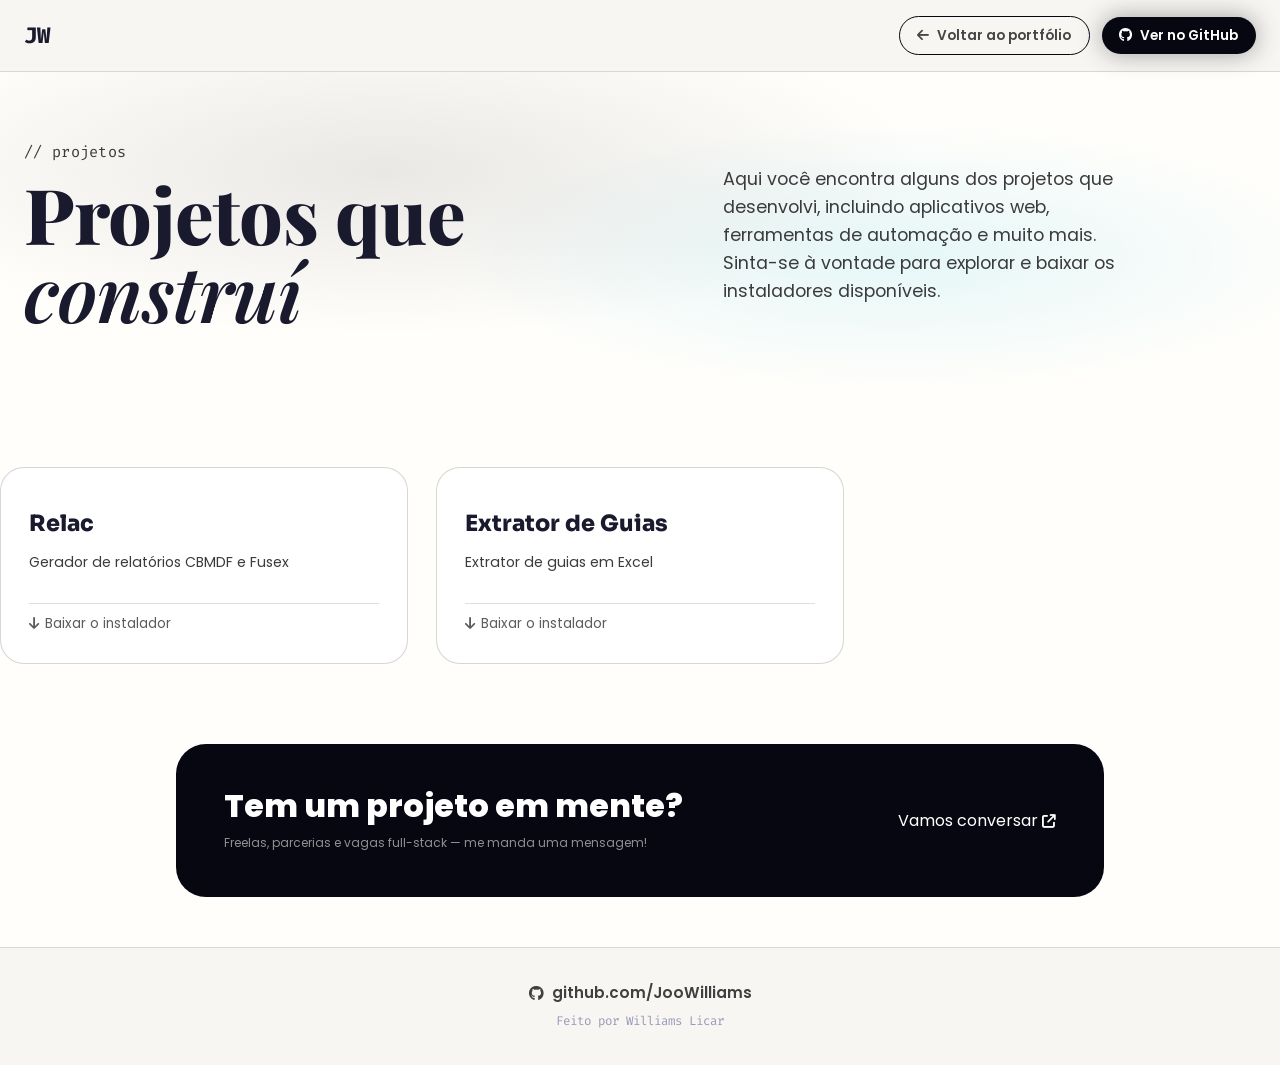
<file: downloads.html>
<!doctype html>
<html lang="pt-BR">
  <head>
    <meta charset="UTF-8" />
    <meta name="viewport" content="width=device-width, initial-scale=1.0" />
    <title>Projetos | José Williams</title>
    <link rel="stylesheet" href="css/style.css" />
    <link rel="stylesheet" href="css/projects.css" />
    <link rel="preconnect" href="https://fonts.googleapis.com" />
    <link
      href="https://fonts.googleapis.com/css2?family=Inter:wght@300;400;500;600;700;800&family=Fira+Code:wght@400;500&display=swap"
      rel="stylesheet" />
    <link
      rel="stylesheet"
      href="https://cdnjs.cloudflare.com/ajax/libs/font-awesome/6.5.0/css/all.min.css" />
    <link rel="preconnect" href="https://fonts.googleapis.com" />
    <link rel="preconnect" href="https://fonts.gstatic.com" crossorigin />
    <link
      href="https://fonts.googleapis.com/css2?family=Poppins:ital,wght@0,100;0,200;0,300;0,400;0,500;0,600;0,700;0,800;0,900;1,100;1,200;1,300;1,400;1,500;1,600;1,700;1,800;1,900&display=swap"
      rel="stylesheet" />
      <link rel="preconnect" href="https://fonts.googleapis.com">
<link rel="preconnect" href="https://fonts.gstatic.com" crossorigin>
<link href="https://fonts.googleapis.com/css2?family=Sora:wght@100..800&display=swap" rel="stylesheet">
<link href="https://fonts.googleapis.com/css2?family=Playfair+Display:ital,wght@0,600;0,700;0,800;0,900;1,500;1,600;1,700&display=swap" rel="stylesheet">
  </head>
  <body class="projects-page">
    <!-- ===== HEADER ===== -->
    <header class="header">
      <nav class="nav container">
        <a href="index.html" class="nav__logo"></span>JW</span>
        </a>
        <div class="proj-nav-right">
          <a href="index.html" class="btn btn--outline btn--sm">
            <i class="fas fa-arrow-left"></i> Voltar ao portfólio
          </a>
          <a
            href="https://github.com/JooWilliams"
            target="_blank"
            class="btn btn--primary btn--sm">
            <i class="fab fa-github"></i> Ver no GitHub
          </a>
        </div>
      </nav>
    </header>

    <!-- ===== HERO PROJECTS ===== -->
    <section class="proj-hero">
      <div class="proj-hero__bg"></div>
      <div class="container proj-hero__content">
        <div class="proj-hero__head">
          <div class="proj-hero__head-left">
            <span class="proj-hero__tag">// projetos</span>
            <h1 class="proj-hero__title">Projetos que <span>construí</span></h1>
          </div>
          <p class="proj-hero__sub">
            Aqui você encontra alguns dos projetos que desenvolvi, incluindo aplicativos web, ferramentas de automação e muito mais. Sinta-se à vontade para explorar e baixar os instaladores disponíveis.
          </p>
        </div>
    </section>

    <!-- ===== CARDS GRID ===== -->
    <main class="proj-main container">
      <div class="cards-grid" id="cardsGrid">
    
        <!-- Card 1 - Relac Download -->
         <!-- PARA DEIXAR O PRIMEIRO CARD DESTADADO USAR O CLASS COMPLETO -->
        <!-- <article class="proj-card proj-card card--featured"> -->
        <article class="proj-card">
          <div class="proj-card__top">
          </div>
          <h2 class="proj-card__title">Relac</h2>
          <p class="proj-card__desc">
            Gerador de relatórios CBMDF e Fusex
          <div class="proj-card__tech">
            <!-- <span></span> -->
          </div>
          <div class="proj-card__footer">
            <a
              href="https://github.com/JooWilliams/JooWilliams.github.io/releases/download/v1.8/Relac.Installer.exe"
              target="_blank"
              class="proj-card__link">
              <i class="fas fa-arrow-down"></i>Baixar o instalador
            </a>
          </div>
        </article>

        <!-- Card 2 - Extrator guias -->
        <article class="proj-card">
          <div class="proj-card__top">
            <!-- PARA MOSTRAR O ANO NO TOPO DO CARD -->
            <!-- <div>
              <span class="year"id="year"></span>
            <!-- </div> -->
          </div>
          <h2 class="proj-card__title">Extrator de Guias</h2>
          <p class="proj-card__desc">
            Extrator de guias em Excel
          </p>
          <div class="proj-card__tech">
            <!-- <span></span> -->
          </div>
          <div class="proj-card__footer">
            <a
              href="https://github.com/JooWilliams/extrator-guias-convenios/releases/download/v1.5/Extrator-Installer.exe"
              target="_blank"
              class="proj-card__link">
              <i class="fas fa-arrow-down"></i>Baixar o instalador
            </a>
          </div>
        </article>
      </div>
      <!-- /cards-grid -->
      
    </main>

<section class="freeladwn">
  <div class="freela__textdwn">
    <h2 class="tit1dwn">Tem um projeto em mente?</h2>
    <p class="pragrafdwn">
      Freelas, parcerias e vagas full-stack — me manda uma mensagem!
    </p>
  </div>
  <a href="https://wa.link/ai2jrm" class="freela__btndwn">
    Vamos conversar
    <i class="fas fa-arrow-up-right-from-square"></i>
  </a>
</section>

    <!-- ===== FOOTER ===== -->
    <footer class="footer proj-footer dwn">
      <div class="container">
        <p>
          <a
            href="https://github.com/JooWilliams"
            target="_blank"
            class="footer-gh dwn">
            <i class="fab fa-github"></i> github.com/JooWilliams
          </a>
        </p>
        <p class="footer__stack">
          Feito por Williams Licar
        </p>
      </div>
    </footer>

    <script src="js/projects.js"></script>
  </body>
</html>
</file>
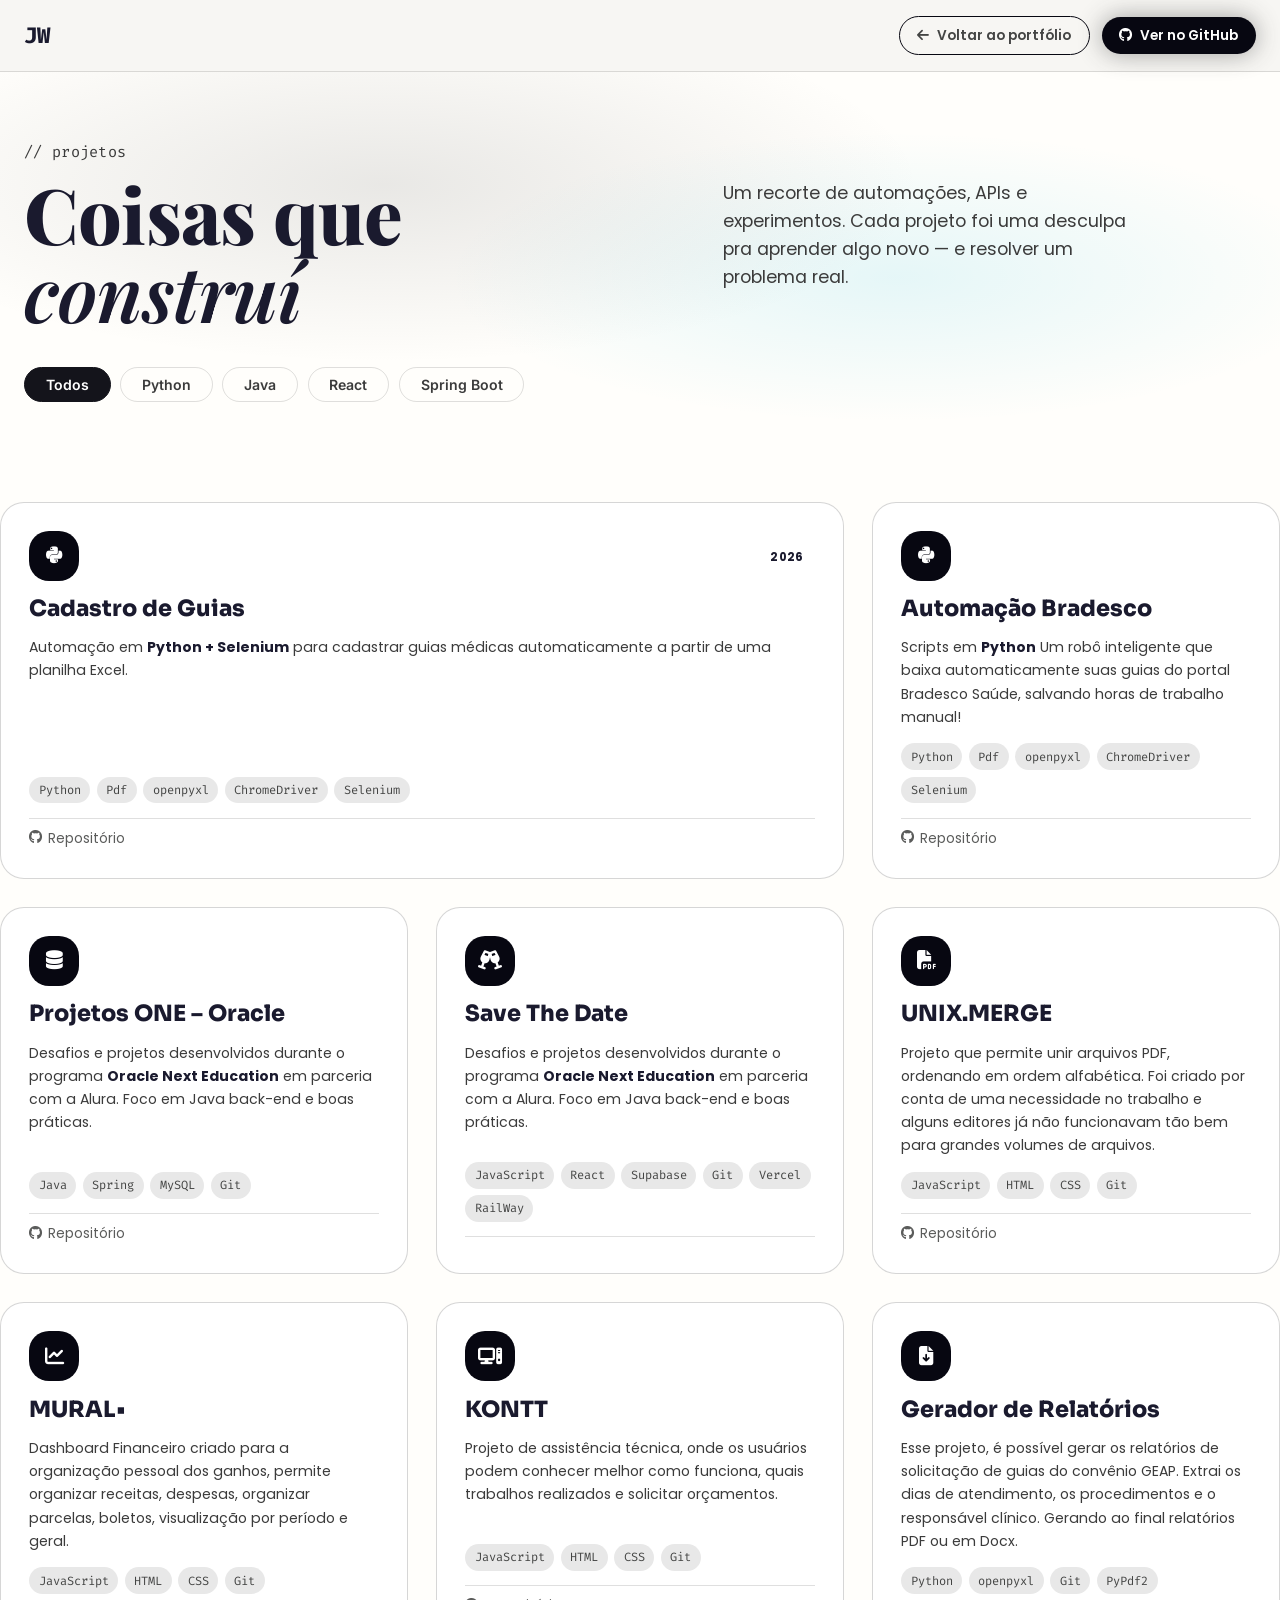
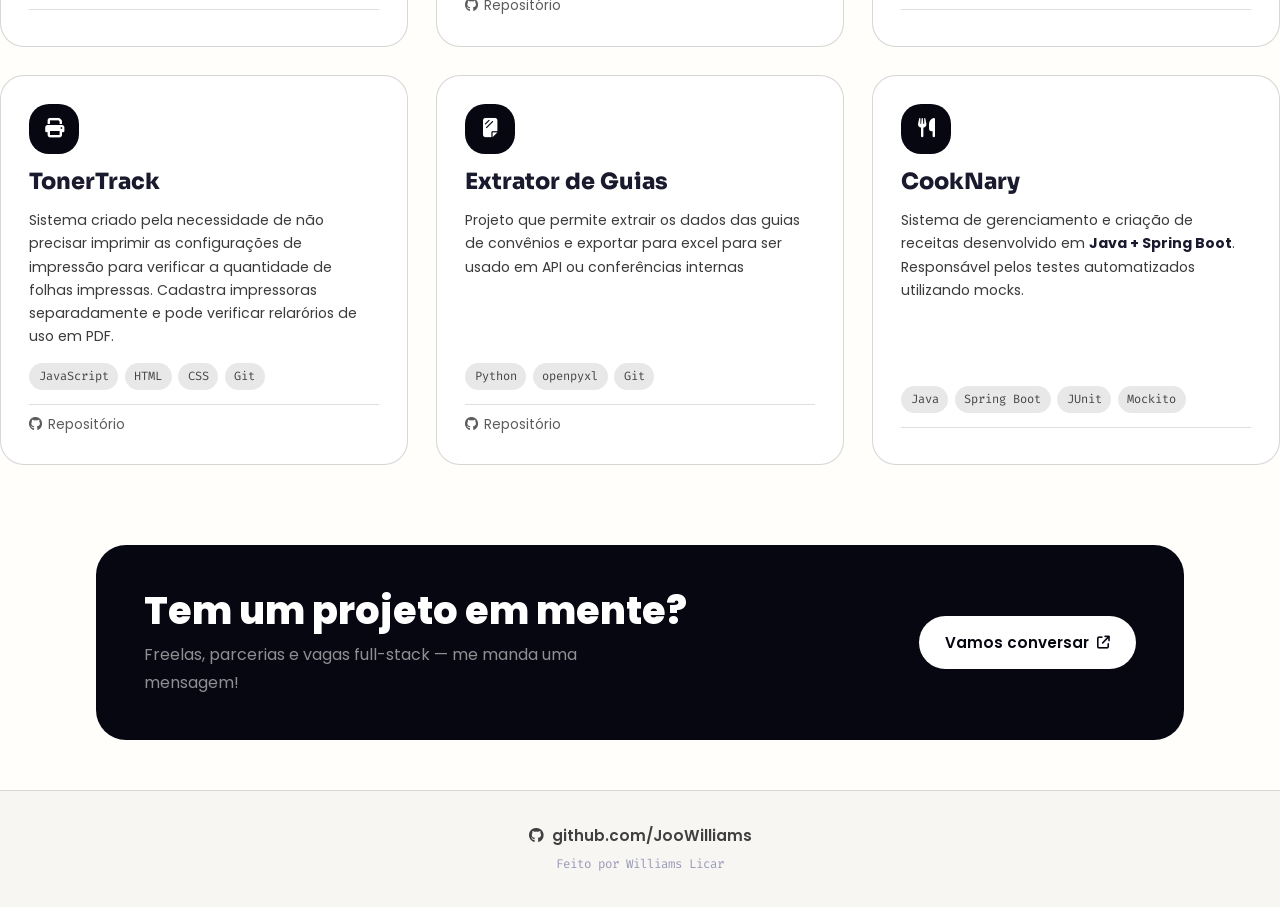
<file: projects.html>
<!doctype html>
<html lang="pt-BR">
  <head>
    <meta charset="UTF-8" />
    <meta name="viewport" content="width=device-width, initial-scale=1.0" />
    <title>Projetos | José Williams</title>
    <link rel="stylesheet" href="css/style.css" />
    <link rel="stylesheet" href="css/projects.css" />
    <link rel="preconnect" href="https://fonts.googleapis.com" />
    <link
      href="https://fonts.googleapis.com/css2?family=Inter:wght@300;400;500;600;700;800&family=Fira+Code:wght@400;500&display=swap"
      rel="stylesheet" />
    <link
      rel="stylesheet"
      href="https://cdnjs.cloudflare.com/ajax/libs/font-awesome/6.5.0/css/all.min.css" />
    <link rel="preconnect" href="https://fonts.googleapis.com" />
    <link rel="preconnect" href="https://fonts.gstatic.com" crossorigin />
    <link
      href="https://fonts.googleapis.com/css2?family=Poppins:ital,wght@0,100;0,200;0,300;0,400;0,500;0,600;0,700;0,800;0,900;1,100;1,200;1,300;1,400;1,500;1,600;1,700;1,800;1,900&display=swap"
      rel="stylesheet" />
      <link rel="preconnect" href="https://fonts.googleapis.com">
<link rel="preconnect" href="https://fonts.gstatic.com" crossorigin>
<link href="https://fonts.googleapis.com/css2?family=Sora:wght@100..800&display=swap" rel="stylesheet">
<link href="https://fonts.googleapis.com/css2?family=Playfair+Display:ital,wght@0,600;0,700;0,800;0,900;1,500;1,600;1,700&display=swap" rel="stylesheet">
  </head>
  <body class="projects-page">
    <!-- ===== HEADER ===== -->
    <header class="header">
      <nav class="nav container">
        <a href="index.html" class="nav__logo"></span>JW</span>
        </a>
        <div class="proj-nav-right">
          <a href="index.html" class="btn btn--outline btn--sm">
            <i class="fas fa-arrow-left"></i> Voltar ao portfólio
          </a>
          <a
            href="https://github.com/JooWilliams"
            target="_blank"
            class="btn btn--primary btn--sm">
            <i class="fab fa-github"></i> Ver no GitHub
          </a>
        </div>
      </nav>
    </header>

    <!-- ===== HERO PROJECTS ===== -->
    <section class="proj-hero">
      <div class="proj-hero__bg"></div>
      <div class="container proj-hero__content">
        <div class="proj-hero__head">
          <div class="proj-hero__head-left">
            <span class="proj-hero__tag">// projetos</span>
            <h1 class="proj-hero__title">Coisas que <span>construí</span></h1>
          </div>
          <p class="proj-hero__sub">
            Um recorte de automações, APIs e experimentos. Cada projeto foi
            uma desculpa pra aprender algo novo — e resolver um problema real.
          </p>
        </div>

        <!-- Filter pills -->
        <div class="proj-filters">
          <button class="filter-btn active" data-filter="all">Todos</button>
          <button class="filter-btn" data-filter="python">Python</button>
          <button class="filter-btn" data-filter="java">Java</button>
          <button class="filter-btn" data-filter="web">React</button>
          <button class="filter-btn" data-filter="java">Spring Boot</button>
        </div>
      </div>
    </section>

    <!-- ===== CARDS GRID ===== -->
    <main class="proj-main container">
      <div class="cards-grid" id="cardsGrid">
        <!-- Card 1: Kevigo -->
        <!-- <article class="proj-card card--featured" data-tags="web php">
          <div class="proj-card__top">
            <div
              class="proj-card__icon"">
              <i class="fas fa-users"></i>
            </div>
            <div>
              <span class="year"id="year"></span>
            </div>
          </div>
          <h2 class="proj-card__title">Kevigo</h2>
          <p class="proj-card__desc">
            Plataforma para dar visibilidade a profissionais de tecnologia.
            Espaço digital onde devs podem expor habilidades e conquistas.
            Desenvolvido em <strong>PHP</strong>.
          </p>
          <div class="proj-card__tech">
            <span>PHP</span><span>HTML</span><span>CSS</span><span>MySQL</span>
          </div>
          <div class="proj-card__footer">
            <a
              href="https://github.com/Joswill1"
              target="_blank"
              class="proj-card__link">
              <i class="fab fa-github"></i>Repositório
            </a>
          </div>
        </article> -->

        <!-- Card 3: Automações Python Cadastro de Guias -->
        <article class="proj-card proj-card card--featured" data-tags="python">
          <div class="proj-card__top">
            <div
              class="proj-card__icon">
              <i class="fab fa-python"></i>
            </div>
            <div>
              <span class="year"id="year"></span>
            </div>
          </div>
          <h2 class="proj-card__title">Cadastro de Guias</h2>
          <p class="proj-card__desc">
            Automação em <strong>Python + Selenium</strong> para cadastrar guias
            médicas automaticamente a partir de uma planilha Excel.
          </p>
          <div class="proj-card__tech">
            <span>Python</span><span>Pdf</span><span>openpyxl</span><span>ChromeDriver</span>
            <span>Selenium</span>
          </div>
          <div class="proj-card__footer">
            <a
              href="https://github.com/JooWilliams/Cadastro-de-Guias.git"
              target="_blank"
              class="proj-card__link">
              <i class="fab fa-github"></i>Repositório
            </a>
          </div>
        </article>

        <!-- Card 4: Automação Bradesco -->
        <article class="proj-card" data-tags="python">
          <div class="proj-card__top">
            <div
              class="proj-card__icon">
              <i class="fab fa-python"></i>
            </div>
            <div>
              <span class="year"id="year"></span>
            </div>
          </div>
          <h2 class="proj-card__title">Automação Bradesco</h2>
          <p class="proj-card__desc">
            Scripts em <strong>Python</strong> Um robô inteligente que baixa
            automaticamente suas guias do portal Bradesco Saúde, salvando horas
            de trabalho manual!
          </p>
          <div class="proj-card__tech">
            <span>Python</span><span>Pdf</span><span>openpyxl</span><span>ChromeDriver</span>
            <span>Selenium</span>
          </div>
          <div class="proj-card__footer">
            <a
              href="https://github.com/JooWilliams/Automacao-Guias-Bradesco.git"
              target="_blank"
              class="proj-card__link">
              <i class="fab fa-github"></i>Repositório
            </a>
          </div>
        </article>

        <!-- Card 7: Oracle -->
        <article class="proj-card" data-tags="java web">
          <div class="proj-card__top">
            <div
              class="proj-card__icon">
              <i class="fas fa-database"></i>
            </div>
            <div>
              <span class="year"id="year"></span>
            </div>
          </div>
          <h2 class="proj-card__title">Projetos ONE – Oracle</h2>
          <p class="proj-card__desc">
            Desafios e projetos desenvolvidos durante o programa
            <strong>Oracle Next Education</strong> em parceria com a Alura. Foco
            em Java back-end e boas práticas.
          </p>
          <div class="proj-card__tech">
            <span>Java</span><span>Spring</span><span>MySQL</span
            ><span>Git</span>
          </div>
          <div class="proj-card__footer">
            <a
              href="https://github.com/JooWilliams/challenge-Conta-bancaria-ALURA-ORACLE.git"
              target="_blank"
              class="proj-card__link">
              <i class="fab fa-github"></i>Repositório
            </a>
          </div>
        </article>

        <!-- Card 6: Save the date -->
        <article class="proj-card" data-tags="java script">
          <div class="proj-card__top">
            <div
              class="proj-card__icon">
              <i class="fa-solid fa-champagne-glasses"></i>
            </div>
            <div>
              <span class="year"id="year"></span>
            </div>
          </div>
          <h2 class="proj-card__title">Save The Date</h2>
          <p class="proj-card__desc">
            Desafios e projetos desenvolvidos durante o programa
            <strong>Oracle Next Education</strong> em parceria com a Alura. Foco
            em Java back-end e boas práticas.
          </p>
          <div class="proj-card__tech">
            <span>JavaScript</span><span>React</span><span>Supabase</span
            ><span>Git</span><span>Vercel</span><span>RailWay</span>
          </div>
          <div class="proj-card__footer">
          </div>
        </article>

        <!-- Card 8 - UNIX MERGE-->
        <article class="proj-card" data-tags="java script">
          <div class="proj-card__top">
            <div
              class="proj-card__icon">
              <i class="fa-solid fa-file-pdf"></i>
            </div>
            <div>
              <span class="year"id="year"></span>
            </div>
          </div>
          <h2 class="proj-card__title">UNIX.MERGE</h2>
          <p class="proj-card__desc">
            Projeto que permite unir arquivos PDF, ordenando em ordem alfabética.
            Foi criado por conta de uma necessidade no trabalho e alguns editores já não funcionavam tão bem para grandes volumes de arquivos.
          </p>
          <div class="proj-card__tech">
            <span>JavaScript</span><span>HTML</span><span>CSS</span
            ><span>Git</span>
          </div>
          <div class="proj-card__footer">
            <a
              href="https://github.com/JooWilliams/UNIX.MERGE.git"
              target="_blank"
              class="proj-card__link">
              <i class="fab fa-github"></i>Repositório
            </a>
          </div>
        </article>

        <!-- Card 9 - Dashboard Financeiro -->
        <article class="proj-card" data-tags="java script">
          <div class="proj-card__top">
            <div
              class="proj-card__icon">
              <i class="fa-solid fa-chart-line"></i>
            </div>
            <div>
              <span class="year"id="year"></span>
            </div>
          </div>
          <h2 class="proj-card__title">MURAL•</h2>
          <p class="proj-card__desc">
            Dashboard Financeiro criado para a organização pessoal dos ganhos, 
            permite organizar receitas, despesas, organizar parcelas, boletos, visualização por período e geral.
          </p>
          <div class="proj-card__tech">
            <span>JavaScript</span><span>HTML</span><span>CSS</span
            ><span>Git</span>
          </div>
          <div class="proj-card__footer">
          </div>
        </article>

        <!-- Card 10 - KONTT -->
        <article class="proj-card" data-tags="java script">
          <div class="proj-card__top">
            <div
              class="proj-card__icon">
              <i class="fa-solid fa-computer"></i>
            </div>
            <div>
              <span class="year"id="year"></span>
            </div>
          </div>
          <h2 class="proj-card__title">KONTT</h2>
          <p class="proj-card__desc">
            Projeto de assistência técnica, onde os usuários podem conhecer melhor como funciona, quais trabalhos realizados e solicitar orçamentos.
          </p>
          <div class="proj-card__tech">
            <span>JavaScript</span><span>HTML</span><span>CSS</span
            ><span>Git</span>
          </div>
          <div class="proj-card__footer">
            <a
              href="https://github.com/JooWilliams/KONTT.git"
              target="_blank"
              class="proj-card__link">
              <i class="fab fa-github"></i>Repositório
            </a>
          </div>
        </article>

        <!-- Card 11 - Gerador de Relatórios-->
        <article class="proj-card" data-tags="java script">
          <div class="proj-card__top">
            <div
              class="proj-card__icon">
              <i class= "fa-solid fa-file-arrow-down"></i>
            </div>
            <div>
              <span class="year"id="year"></span>
            </div>
          </div>
          <h2 class="proj-card__title">Gerador de Relatórios</h2>
          <p class="proj-card__desc">
            Esse projeto, é possível gerar os relatórios de solicitação de guias
            do convênio GEAP. Extrai os dias de atendimento, os procedimentos e o responsável clínico. Gerando ao final relatórios PDF ou em Docx.
          </p>
          <div class="proj-card__tech">
            <span>Python</span><span>openpyxl</span><span>Git</span><span>PyPdf2</span>
          </div>
          <div class="proj-card__footer">
          </div>
        </article>

        <!-- Card 12 - Toner Track-->
        <article class="proj-card" data-tags="java script">
          <div class="proj-card__top">
            <div
              class="proj-card__icon">
              <i class="fa-solid fa-print"></i>
            </div>
            <div>
              <span class="year"id="year"></span>
            </div>
          </div>
          <h2 class="proj-card__title">TonerTrack</h2>
          <p class="proj-card__desc">
            Sistema criado pela necessidade de não precisar imprimir as configurações de impressão para verificar a quantidade de folhas impressas.
            Cadastra impressoras separadamente e pode verificar relarórios de uso em PDF.
          </p>
          <div class="proj-card__tech">
            <span>JavaScript</span><span>HTML</span><span>CSS</span
            ><span>Git</span>
          </div>
          <div class="proj-card__footer">
            <a
              href="https://github.com/Joswill1"
              target="_blank"
              class="proj-card__link">
              <i class="fab fa-github"></i>Repositório
            </a>
          </div>
        </article>

        <!-- Card 13 - Extrator de Guias-->
        <article class="proj-card" data-tags="java script">
          <div class="proj-card__top">
            <div
              class="proj-card__icon">
              <i class="fa-solid fa-sheet-plastic"></i>
            </div>
            <div>
              <span class="year"id="year"></span>
            </div>
          </div>
          <h2 class="proj-card__title">Extrator de Guias</h2>
          <p class="proj-card__desc">
            Projeto que permite extrair os dados das guias de convênios
            e exportar para excel para ser usado em API ou conferências internas
          </p>
          <div class="proj-card__tech">
            <span>Python</span><span>openpyxl</span><span>Git</span>
          </div>
          <div class="proj-card__footer">
            <a
              href="https://github.com/JooWilliams/extrator-guias-convenios.git"
              target="_blank"
              class="proj-card__link">
              <i class="fab fa-github"></i>Repositório
            </a>
          </div>
        </article>

        <!-- Card 2: CookNary -->
        <article class="proj-card" data-tags="java">
          <div class="proj-card__top">
            <div
              class="proj-card__icon">
              <i class="fas fa-utensils"></i>
            </div>
            <div>
              <span class="year"id="year"></span>
            </div>
          </div>
          <h2 class="proj-card__title">CookNary</h2>
          <p class="proj-card__desc">
            Sistema de gerenciamento e criação de receitas desenvolvido em
            <strong>Java + Spring Boot</strong>. Responsável pelos testes
            automatizados utilizando mocks.
          </p>
          <div class="proj-card__tech">
            <span>Java</span><span>Spring Boot</span><span>JUnit</span
            ><span>Mockito</span>
          </div>
          <div class="proj-card__footer">
          </div>
        </article>
      </div>
      <!-- /cards-grid -->
    </main>

<section class="freela">
  <div class="freela__text">
    <h2 class="tit1">Tem um projeto em mente?</h2>
    <p class="pragraf">
      Freelas, parcerias e vagas full-stack — me manda uma mensagem!
    </p>
  </div>
  <a href="https://wa.link/ai2jrm" class="freela__btn">
    Vamos conversar
    <i class="fas fa-arrow-up-right-from-square"></i>
  </a>
</section>

    <!-- ===== FOOTER ===== -->
    <footer class="footer proj-footer">
      <div class="container">
        <p>
          <a
            href="https://github.com/JooWilliams"
            target="_blank"
            class="footer-gh">
            <i class="fab fa-github"></i> github.com/JooWilliams
          </a>
        </p>
        <p class="footer__stack">
          Feito por Williams Licar
        </p>
      </div>
    </footer>

    <script src="js/projects.js"></script>
  </body>
</html>
</file>
<file: css/style.css>
/* ===== RESET & BASE ===== */
*, *::before, *::after { box-sizing: border-box; margin: 0; padding: 0; }

:root {
  --bg:          #fffefb;
  --bg-2:        #f5f4ee;
  --surface:     #ffffff;
  --surface-2:   #f0f1ff;
  --accent:      #444544;
  --accent-2:    #5b5c5b;
  --accent-grad: #070711;
  --text:        #1a1a2e;
  --text-muted:  #3b3b3b;
  --border:      rgba(80, 80, 80, 0.18);

  --contact-bg:  #dfdfdf;
  --contact-tag: #0097b2;

  --radius:      14px;
  --radius-lg:   22px;
  --shadow:      0 8px 32px rgba(82, 82, 82, 0.12);
  --transition:  0.3s cubic-bezier(0.4,0,0.2,1);

  --font-main: 'Poppins', sans-serif;
  --font-code: 'Fira Code', monospace;
}

html { scroll-behavior: smooth; }

body {
  font-family: var(--font-main);
  background: var(--bg);
  color: var(--text);
  line-height: 1.7;
  overflow-x: hidden;
}

a { text-decoration: none; color: inherit; }
ul { list-style: none; }

.container {
  max-width: 1300px;
  margin: 0 auto;
  padding: 0 1.5rem;
}

/* ===== SECTION COMMONS ===== */
#contact{
  padding: 10px 0;
}

section { padding: 60px 0; }

.section-header { text-align: center; margin-bottom: 3rem; }

.section-tag {
  font-family: var(--font-code);
  font-size: 0.85rem;
  color: var(--accent);
  letter-spacing: 0.08em;
  display: block;
  margin-bottom: 0.5rem;
}

.section-title {
  font-size: clamp(1.8rem, 3vw, 2.6rem);
  font-weight: 800;
  background: var(--accent-grad);
  -webkit-background-clip: text;
  -webkit-text-fill-color: transparent;
  background-clip: text;
}

/* ===== BUTTONS ===== */
.btn {
  display: inline-flex;
  align-items: center;
  gap: 0.5rem;
  padding: 0.75rem 1.8rem;
  border-radius: 50px;
  font-weight: 600;
  font-size: 0.95rem;
  transition: var(--transition);
  cursor: pointer;
  border: none;
}

/*Ver no github */
.btn--primary {
  background: #070711;
  color: #fff;
  box-shadow: 0 0 24px rgba(56, 56, 56, 0.45);
}
.btn--primary:hover {
  transform: translateY(-3px);
  box-shadow: 0 0 38px rgba(107, 107, 107, 0.65);
}


/* Voltar ao portifólio */
.btn--outline {
  border: 1px solid #070711;
  color: var(--accent);
  background: transparent;
}
.btn--outline:hover {
  background: var(--accent);
  color: #fff;
  transform: translateY(-3px);
}

/* ===== HEADER ===== */
.header {
  position: fixed;
  top: 0; left: 0; right: 0;
  z-index: 100;
  padding: 1rem 0;
  background: #f7f6f3;
  backdrop-filter: blur(16px);
  border-bottom: 1px solid var(--border);
  transition: var(--transition);
}

.nav {
  display: flex;
  align-items: center;
  justify-content: space-between;
}

.nav__logo {
  font-family: var(--font-code);
  font-size: 1.4rem;
  font-weight: 700;
  color: var(--text);
}
.nav__logo-bracket { color: var(--accent); }

.nav__menu {
  display: flex;
  align-items: center;
  gap: 0.25rem;
}

.nav__link {
  padding: 0.45rem 0.9rem;
  border-radius: 8px;
  font-size: 0.9rem;
  font-weight: 500;
  color: var(--text-muted);
  transition: var(--transition);
}
.nav__link:hover,
.nav__link.active {
  color: var(--text);
  background: var(--surface);
}

.nav__link--highlight {
  background: #070711;
  color: #fff !important;
  padding: 0.45rem 1.1rem;
  display: flex;
  align-items: center;
  gap: 0.4rem;
}
.nav__link--highlight:hover {
  transform: translateY(-2px);
  box-shadow: 0 2px 10px rgba(54, 54, 54, 0.5);
  background: #070711;
}

.nav__toggle {
  display: none;
  background: none;
  border: none;
  color: var(--text);
  font-size: 1.4rem;
  cursor: pointer;
}

/* ===== HERO ===== */
.hero {
  min-height: 100vh;
  display: flex;
  flex-direction: column;
  align-items: center;
  justify-content: center;
  position: relative;
  padding-top: 80px;
  overflow: hidden;
}

.hero__container {
  display: flex;
  align-items: center;
  justify-content: space-between;
  gap: 3rem;
  width: 100%;
}

.hero__text { flex: 1; }

.hero__greeting {
  font-family: var(--font-code);
  color: var(--accent-2);
  font-size: 1.05rem;
  margin-bottom: 0.5rem;
}

.hero__name {
  font-size: clamp(2.4rem, 6vw, 4rem);
  font-weight: 800;
  line-height: 1.1;
  margin-bottom: 0.75rem;
  background: linear-gradient(135deg, var(--text) 40%, var(--accent));
  -webkit-background-clip: text;
  -webkit-text-fill-color: transparent;
  background-clip: text;
}

.hero__role {
  font-family: var(--font-code);
  font-size: 1.1rem;
  color: var(--text-muted);
  margin-bottom: 1.25rem;
  min-height: 1.8rem;
}
.hero__role-prefix { color: var(--accent); }
.hero__role-typing { color: var(--accent-2); }
.hero__cursor {
  display: inline-block;
  animation: blink 0.8s step-end infinite;
  color: var(--accent-2);
}
@keyframes blink { 50% { opacity: 0; } }

.hero__description {
  color: var(--text-muted);
  font-size: 1rem;
  max-width: 480px;
  margin-bottom: 2rem;
}

.hero__actions { display: flex; gap: 1rem; flex-wrap: wrap; }

/* Photo */
.hero__photo-wrap {
  position: relative;
  flex-shrink: 0;
}

.hero__photo-ring {
  width: 290px;
  height: 290px;
  border-radius: 50%;
  padding: 5px;
  box-shadow: 0 0 30px rgba(0, 0, 0, 0.295);
}
@keyframes float {
  0%, 100% { transform: translateY(0); }
  50%       { transform: translateY(-14px); }
}

.hero__photo {
  width: 100%;
  height: 100%;
  border-radius: 50%;
  background: var(--surface);
  overflow: hidden;
  display: flex;
  align-items: center;
  justify-content: center;
}

.hero__photo img {
  width: 110%;
  height: 110%;
  object-fit: cover;
}

.hero__photo-placeholder {
  display: flex;
  flex-direction: column;
  align-items: center;
  gap: 0.4rem;
  color: var(--text-muted);
  font-size: 2.5rem;
}
.hero__photo-placeholder small {
  font-size: 0.75rem;
  font-family: var(--font-code);
}

.hero__photo-badge {
  position: absolute;
  padding: 0.35rem 0.9rem;
  border-radius: 50px;
  font-size: 0.78rem;
  font-weight: 700;
  box-shadow: var(--shadow);
  animation: float 4s ease-in-out infinite;
}
.badge--java   { top: 10%; right: -18px; background: #f89820; color: #fff; animation-delay: 0.5s; }
.badge--python { bottom: 20%; right: -22px; background: #3670a0; color: #fff; animation-delay: 1s; }
.badge--html   { bottom: 5%; left: -10px; background: #e34c26; color: #fff; animation-delay: 1.5s; }

.hero__scroll-hint {
  position: absolute;
  bottom: 2rem;
  left: 50%;
  transform: translateX(-50%);
  color: var(--text-muted);
  font-size: 1.3rem;
  animation: bounce 2s ease-in-out infinite;
}
@keyframes bounce {
  0%, 100% { transform: translateX(-50%) translateY(0); }
  50%       { transform: translateX(-50%) translateY(8px); }
}

/* ===== ABOUT ===== */
.about { background: var(--bg-2); }

.about__grid {
  display: grid;
  grid-template-columns: repeat(auto-fit, minmax(280px, 1fr));
  gap: 1.5rem;
  margin-bottom: 2.5rem;
}

.about__card {
  background: var(--surface);
  border: 1px solid var(--border);
  border-radius: var(--radius-lg);
  padding: 2rem;
  transition: var(--transition);
}
.about__card:hover {
  box-shadow: 0 1px 10px #0707114f;
}

.about__icon {
  width: 50px;
  height: 50px;
  border-radius: 20px;
  background: #070711;
  display: flex;
  align-items: center;
  justify-content: center;
  font-size: 1.4rem;
  margin-bottom: 1rem;
  color: #fff;
}

.about__card h3 {
  font-size: 1.1rem;
  font-weight: 700;
  margin-bottom: 0.75rem;
  color: var(--text);
}
.about__card p { color: var(--text-muted); font-size: 0.95rem; }
.about__card strong { color: var(--text); }

.about__quote {
  border-left: 4px solid var(--accent);
  padding: 1.25rem 1.75rem;
  background: var(--surface);
  border-radius: 0 var(--radius) var(--radius) 0;
  font-style: italic;
  color: var(--text-muted);
  font-size: 0.97rem;
  max-width: 760px;
  margin: 0 auto;
}

/* ===== SKILLS ===== */
.skills { background: var(--bg); }

.skills__grid {
  display: flex;
  flex-wrap: wrap;
  gap: 0.75rem;
  justify-content: center;
  margin-bottom: 3rem;
}

.skill-pill {
  display: flex;
  align-items: center;
  gap: 0.5rem;
  padding: 0.55rem 1.2rem;
  background: var(--surface);
  border: 1px solid var(--border);
  border-radius: 50px;
  font-size: 0.9rem;
  font-weight: 600;
  transition: var(--transition);
  cursor: default;
}
.skill-pill:hover {
  background: var(--accent);
  border-color: var(--accent);
  color: #fff;
  transform: scale(1.06);
}

/* Certs */
.certs { max-width: 700px; margin: 0 auto; }
.certs__title {
  font-size: 1.1rem;
  font-weight: 700;
  text-align: center;
  margin-bottom: 1.25rem;
  color: var(--accent-2);
  font-family: var(--font-code);
}

.certs__list { display: flex; flex-direction: column; gap: 0.85rem; }

.cert-item {
  display: flex;
  align-items: flex-start;
  gap: 1rem;
  background: var(--surface);
  border: 1px solid var(--border);
  border-radius: var(--radius);
  padding: 1rem 1.25rem;
  transition: var(--transition);
}
.cert-item:hover { border-color: var(--accent); transform: translateX(4px); }
.cert-item > i {
  color: var(--accent);
  font-size: 1.2rem;
  margin-top: 2px;
  flex-shrink: 0;
}
.cert-item strong { display: block; font-size: 0.95rem; margin-bottom: 0.15rem; }
.cert-item span { font-size: 0.82rem; color: var(--text-muted); }

/* ===== EXPERIENCE ===== */
.experience { background: var(--bg-2); }

.timeline { max-width: 1080px; margin: 0 auto; position: relative; }
.timeline::before {
  content: '';
  position: absolute;
  left: 20px;
  top: 0; bottom: 0;
  width: 2px;
  background: linear-gradient(to bottom, var(--accent), var(--accent-2));
  border-radius: 2px;
}

.timeline__item {
  display: flex;
  gap: 1.75rem;
  margin-bottom: 2rem;
  position: relative;
}

.timeline__dot {
  width: 40px;
  height: 40px;
  border-radius: 50%;
  background: #070711;
  flex-shrink: 0;
  position: relative;
  z-index: 1;
}

.timeline__card {
  flex: 1;
  background: var(--surface);
  border-radius: var(--radius-lg);
  padding: 1.5rem 1.75rem;
  transition: var(--transition);
}
.timeline__card:hover {
  border-color: var(--accent);
  box-shadow: 0 4px 10px #0707112d;
}

.timeline__header h3 {
  font-size: 1.05rem;
  font-weight: 700;
  margin-bottom: 0.3rem;
}
.timeline__header h3 span { color: var(--text-muted); font-weight: 400; font-size: 0.9rem; }
.timeline__company {
  display: block;
  font-size: 0.9rem;
  color: var(--accent-2);
  font-weight: 600;
  margin-bottom: 0.25rem;
}
.timeline__period {
  font-size: 0.8rem;
  color: var(--text-muted);
  font-family: var(--font-code);
  display: flex;
  align-items: center;
  gap: 0.35rem;
  margin-bottom: 0.85rem;
}

.timeline__list { padding-left: 0; }
.timeline__list li {
  position: relative;
  padding-left: 1.2rem;
  font-size: 0.9rem;
  color: var(--text-muted);
  margin-bottom: 0.35rem;
}
.timeline__list li::before {
  content: '▸';
  position: absolute;
  left: 0;
  color: var(--accent);
  font-size: 0.75rem;
  top: 3px;
}

/* ===== CONTACT ===== */
.contact {
  background: var(--contact-bg);
  /* border-top: 1px solid rgba(0,151,178,0.18); */
}

.contact__subtitle {
  color: var(--text-muted);
  margin-top: 0.75rem;
}

.contact__grid {
  display: flex;
  justify-content: center;
}

.contact__card {
  display: flex;
  flex-direction: column;
  align-items: center;
  min-width: 40px;
  transition: var(--transition);
  text-align: center;
}

.contact__icon {
  width: 20px;
  height: 20px;
  background: rgba(120, 132, 134, 0.1);
  display: flex;
  align-items: center;
  justify-content: center;
  font-size: 1.4rem;
  color: var(--accent-2);
  margin-bottom: 20px;
}
.contact__card h4 { font-size: 0.9rem; font-weight: 700; }
.contact__card span { font-size: 0.82rem; color: var(--text-muted); }

.contact__card--location { cursor: default; pointer-events: none; }

/* ===== FOOTER ===== */
.footer {
  background: #f7f6f3;
  text-align: center;
  padding: 2rem 0;
  color: var(--text-muted);
  font-size: 0.88rem;
  border-top: 1px solid var(--border);
  display: flex;
}

.footer strong { color: var(--accent); }
.footer__stack { font-family: var(--font-code); font-size: 0.78rem; margin-top: 0.3rem; color: #9a9ab8; }

/* ===== RESPONSIVE ===== */
@media (max-width: 768px) {
  .nav__menu {
    display: none;
    flex-direction: column;
    position: fixed;
    top: 64px; left: 0; right: 0;
    background: var(--surface);
    border-bottom: 1px solid var(--border);
    padding: 1.5rem;
    gap: 0.5rem;
  }
  .nav__menu.open { display: flex; }
  .nav__toggle { display: block; }

  .hero__container { flex-direction: column-reverse; text-align: center; }
  .hero__description { margin: 0 auto 2rem; }
  .hero__actions { justify-content: center; }
  .hero__photo-ring { width: 210px; height: 210px; }

  .timeline::before { left: 16px; }
  .timeline__dot { width: 34px; height: 34px; }
  .timeline__item { gap: 1.25rem; }

  .contact__grid { gap: 0.75rem; }
  .contact__card { min-width: 140px; padding: 1.25rem 1rem; }
}
</file>
<file: css/projects.css>
/* ===== PROJECTS PAGE ===== */
.projects-page { background: #fffefb; }

.btn--sm { padding: 0.45rem 1.1rem; font-size: 0.85rem; }

.proj-nav-right { display: flex; align-items: center; gap: 0.75rem; }

/* ===== HERO ===== */
.proj-hero {
  position: relative;
  padding: 140px 0 60px;
  text-align: left;
  overflow: hidden;
}

.proj-hero__bg {
  position: absolute;
  inset: 0;
  background:
    radial-gradient(ellipse 60% 55% at 30% 40%, rgba(73, 73, 73, 0.12) 0%, transparent 70%),
    radial-gradient(ellipse 50% 45% at 70% 60%, rgba(0,180,216,0.1) 0%, transparent 70%);
}

.proj-hero__content { position: relative; z-index: 1; }

/* two-column head: title left, description right */
.proj-hero__head {
  display: grid;
  grid-template-columns: 1.1fr 0.9fr;
  align-items: center;
  column-gap: 3rem;
  margin-bottom: 2.25rem;
}

.proj-hero__tag {
  font-family: 'Fira Code', monospace;
  font-size: 0.95rem;
  color: var(--text-muted);
  display: block;
  margin-bottom: 0.5rem;
  letter-spacing: 0.02em;
}

.proj-hero__title {
  font-family: 'Playfair Display', serif;
  font-size: clamp(2.8rem, 6vw, 5rem);
  font-weight: 800;
  line-height: 1.02;
  letter-spacing: -0.01em;
  color: var(--text);
}
.proj-hero__title span {
  font-style: italic;
  font-weight: 600;
  background: none;
  -webkit-text-fill-color: currentColor;
  color: var(--text);
}

.proj-hero__sub {
  color: var(--text-muted);
  font-size: 1.1rem;
  line-height: 1.6;
  max-width: 420px;
  margin: 0;
}

/* ===== FILTER PILLS ===== */
.proj-filters {
  display: flex;
  gap: 0.6rem;
  justify-content: flex-start;
  flex-wrap: wrap;
}

.filter-btn {
  padding: 0.5rem 1.3rem;
  border-radius: 50px;
  border: 1.5px solid var(--border);
  background: transparent;
  color: var(--text-muted);
  font-size: 0.88rem;
  font-weight: 600;
  cursor: pointer;
  transition: var(--transition);
  font-family: 'Inter', sans-serif;
}
.filter-btn:hover {
  border-color: var(--text);
  color: var(--text);
}
.filter-btn.active {
  background: #14141b;
  border-color: #14141b;
  color: #fff;
  box-shadow: none;
}

/* ===== MAIN / GRID ===== */
.proj-main { padding: 2.5rem 0 80px; }

.cards-grid {
  display: grid;
  grid-template-columns: repeat(3, 1fr);
  gap: 1.75rem;
}

.card--featured{
    grid-column: span 2;
}

/* ===== CARTOON CARD ===== */
.proj-card {
  background: #ffffff;
  border: 1px solid #80808052;
  border-radius: 24px;
  padding: 1.75rem;
  display: flex;
  flex-direction: column;
  gap: 0.9rem;
  position: relative;
  overflow: hidden;
  cursor: pointer;
}

/* Cartoon shine stripe */
.proj-card::before {
  content: '';
  position: absolute;
  top: 0; left: 0; right: 0;
  height: 3px;
  background: var(--accent-grad);
  border-radius: 24px 24px 0 0;
  opacity: 0;
  transition: opacity 0.22s ease;
}

.proj-card:hover {
  box-shadow: 0px 1px 3px black;
}

/* card hidden state for filter */
.proj-card.hidden {
  display: none;
}

/* ===== CARD TOP ===== */
.proj-card__top {
  display: flex;
  align-items: center;
  justify-content: space-between;
}

.proj-card__icon {
  width: 50px;
  height: 50px;
  border-radius: 20px;
  display: flex;
  align-items: center;
  justify-content: center;
  font-size: 1.2rem;
  color: #ffffff;
  flex-shrink: 0;
  background: #070711;
}

.proj-card__badges { display: flex; gap: 0.4rem; flex-wrap: wrap; justify-content: flex-end; }

/* ===== TECH BADGES ===== */
.year {
  padding: 0.25rem 0.65rem;
  border-radius: 50px;
  font-size: 0.72rem;
  font-weight: 700;
  letter-spacing: 0.03em;
  border: 1px solid transparent;
}


/* ===== CARD CONTENT ===== */
.proj-card__title {
  font-size: 1.4rem;
  font-weight: 800;
  color: var(--text);
  line-height: 1.2;
  font-family: "Sora", sans-serif;
}

.proj-card__desc {
  font-size: 0.88rem;
  color: var(--text-muted);
  line-height: 1.65;
  flex: 1;
  font-family: "Poppins", sans-serif;
}
.proj-card__desc strong { color: var(--text); }

/* ===== TECH STACK ROW ===== */
.proj-card__tech {
  display: flex;
  flex-wrap: wrap;
  gap: 0.4rem;
}
.proj-card__tech span {
  font-size: 0.75rem;
  font-family: 'Fira Code', monospace;
  padding: 0.2rem 0.6rem;
  background: rgba(110, 110, 110, 0.158);
  border-radius: 15px;
  color: var(--accent);
}

/* ===== FREELA ====== */
.freela{
  max-width: 68rem;
  margin: 0 auto 50px;

  color: #fff;
  background: #070711;
  border-radius: 30px;

  display: flex;
  flex-direction: row;
  align-items: center;
  justify-content: space-between;
  gap: 2rem;
  padding: 2.75rem 3rem;
}

.freela__text { text-align: left; }

.freela .tit1 {
  font-size: clamp(1.6rem, 3.5vw, 2.4rem);
  font-weight: 800;
  line-height: 1.15;
  margin-bottom: 0.5rem;
  color: #fff;
}

.freela .pragraf {
  color: rgba(255, 255, 255, 0.55);
  font-size: 1rem;
  max-width: 30rem;
  margin: 0;
}

.freela__btn {
  flex-shrink: 0;
  display: inline-flex;
  align-items: center;
  gap: 0.55rem;
  padding: 0.85rem 1.6rem;
  border-radius: 50px;
  background: #fff;
  color: #070711;
  font-weight: 600;
  font-size: 0.95rem;
  transition: var(--transition);
}
.freela__btn i { font-size: 0.85em; }
.freela__btn:hover {
  transform: translateY(-2px);
  box-shadow: 0 10px 26px rgba(0, 0, 0, 0.35);
}


/* ===== FREELA DOWNLOAD ===== */
.freeladwn{
  max-width: 58rem;
  margin: 0 auto 50px;

  color: #fff;
  background: #070711;
  border-radius: 30px;

  display: flex;
  flex-direction: row;
  align-items: center;
  justify-content: space-between;
  gap: 2rem;
  padding: 2.75rem 3rem;
}

.freela__textdwn { text-align: left; }

.freeladwn .tit1dwn {
  font-size: clamp(1.25rem, 3.5vw, 2.0rem);
  font-weight: 800;
  line-height: 1.15;
  margin-bottom: 0.5rem;
  color: #fff;
}

.freeladwn .pragrafdwn {
  color: rgba(255, 255, 255, 0.55);
  font-size: 0.75rem;
  max-width: 40rem;
  margin: 0;
}

.freeladwn__btndwn {
  flex-shrink: 0;
  display: inline-flex;
  align-items: center;
  gap: 0.55rem;
  padding: 0.85rem 1.6rem;
  border-radius: 50px;
  background: #fff;
  color: #070711;
  font-weight: 600;
  font-size: 0.95rem;
  transition: var(--transition);
}
.freela__btndwn i { font-size: 0.85em; }
.freela__btndwn:hover {
  transform: translateY(-2px);
  box-shadow: 0 10px 26px rgba(0, 0, 0, 0.35);
}



/* ===== CARD FOOTER ===== */
.proj-card__footer {
  display: flex;
  align-items: center;
  justify-content: space-between;
  padding-top: 0.5rem;
  border-top: 1px solid var(--border);
}

.proj-card__link {
  display: flex;
  align-items: center;
  gap: 0.4rem;
  font-size: 0.85rem;
  font-weight:400;
  color: var(--accent-2);
  transition: var(--transition);
}
.proj-card__link:hover { color: var(--accent); gap: 0.6rem; }

/* ===== FOOTER ===== */
.proj-footer { text-align: center; }

.footer-gh {
  display: inline-flex;
  align-items: center;
  gap: 0.5rem;
  color: #404040;
  font-size: 0.95rem;
  font-weight: 600;
  transition: var(--transition);
}
.footer-gh:hover { color: var(--accent); }

/* ===== RESPONSIVE ===== */
@media (max-width: 600px) {
  .proj-nav-right { gap: 0.4rem; }
  .btn--sm { padding: 0.4rem 0.8rem; font-size: 0.8rem; }
  .cards-grid { grid-template-columns: 1fr; }
}

@media (max-width: 900px){
  .card--featured {
    grid-column: span 1;
}
  .proj-hero__head {
    grid-template-columns: 1fr;
    row-gap: 1.25rem;
    align-items: start;
  }
  .proj-hero__sub { max-width: 560px; }

  .freela {
    flex-direction: column;
    align-items: flex-start;
    gap: 1.5rem;
    padding: 2.25rem 1.75rem;
  }
}
</file>
